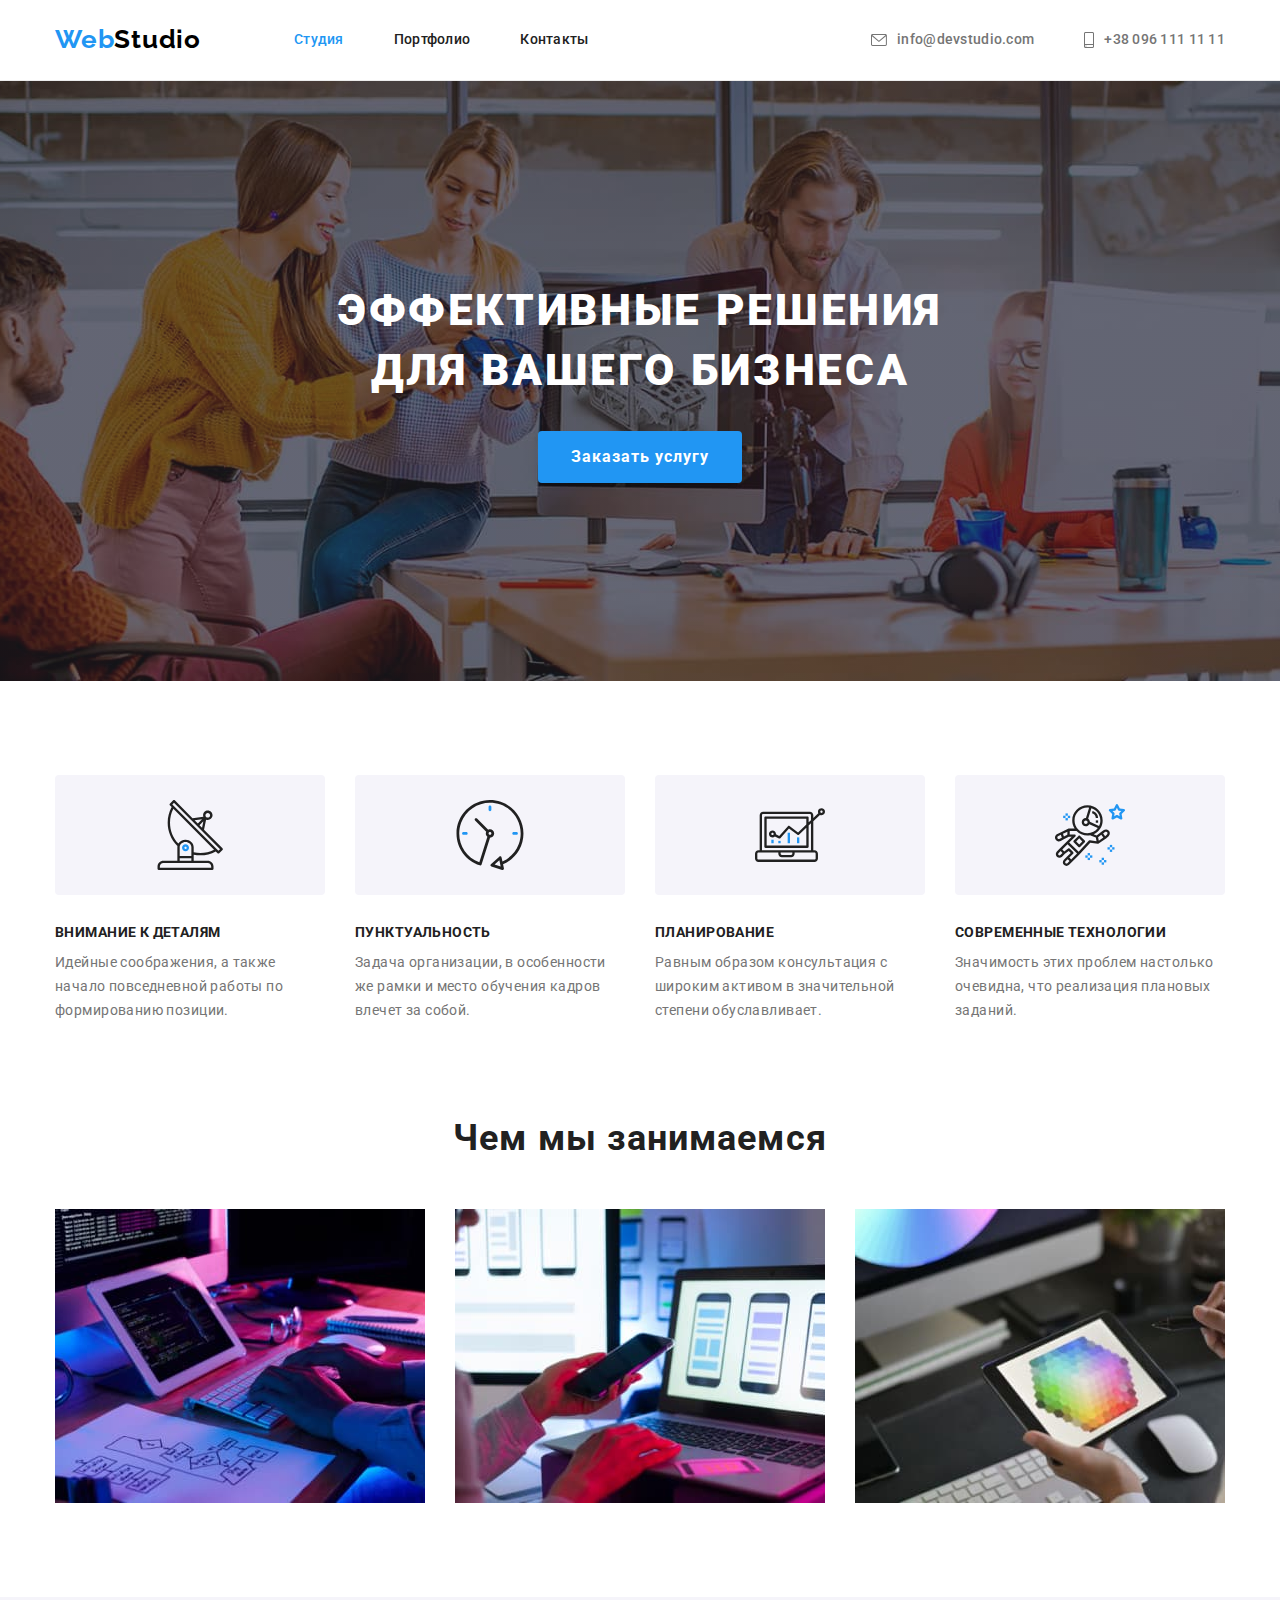
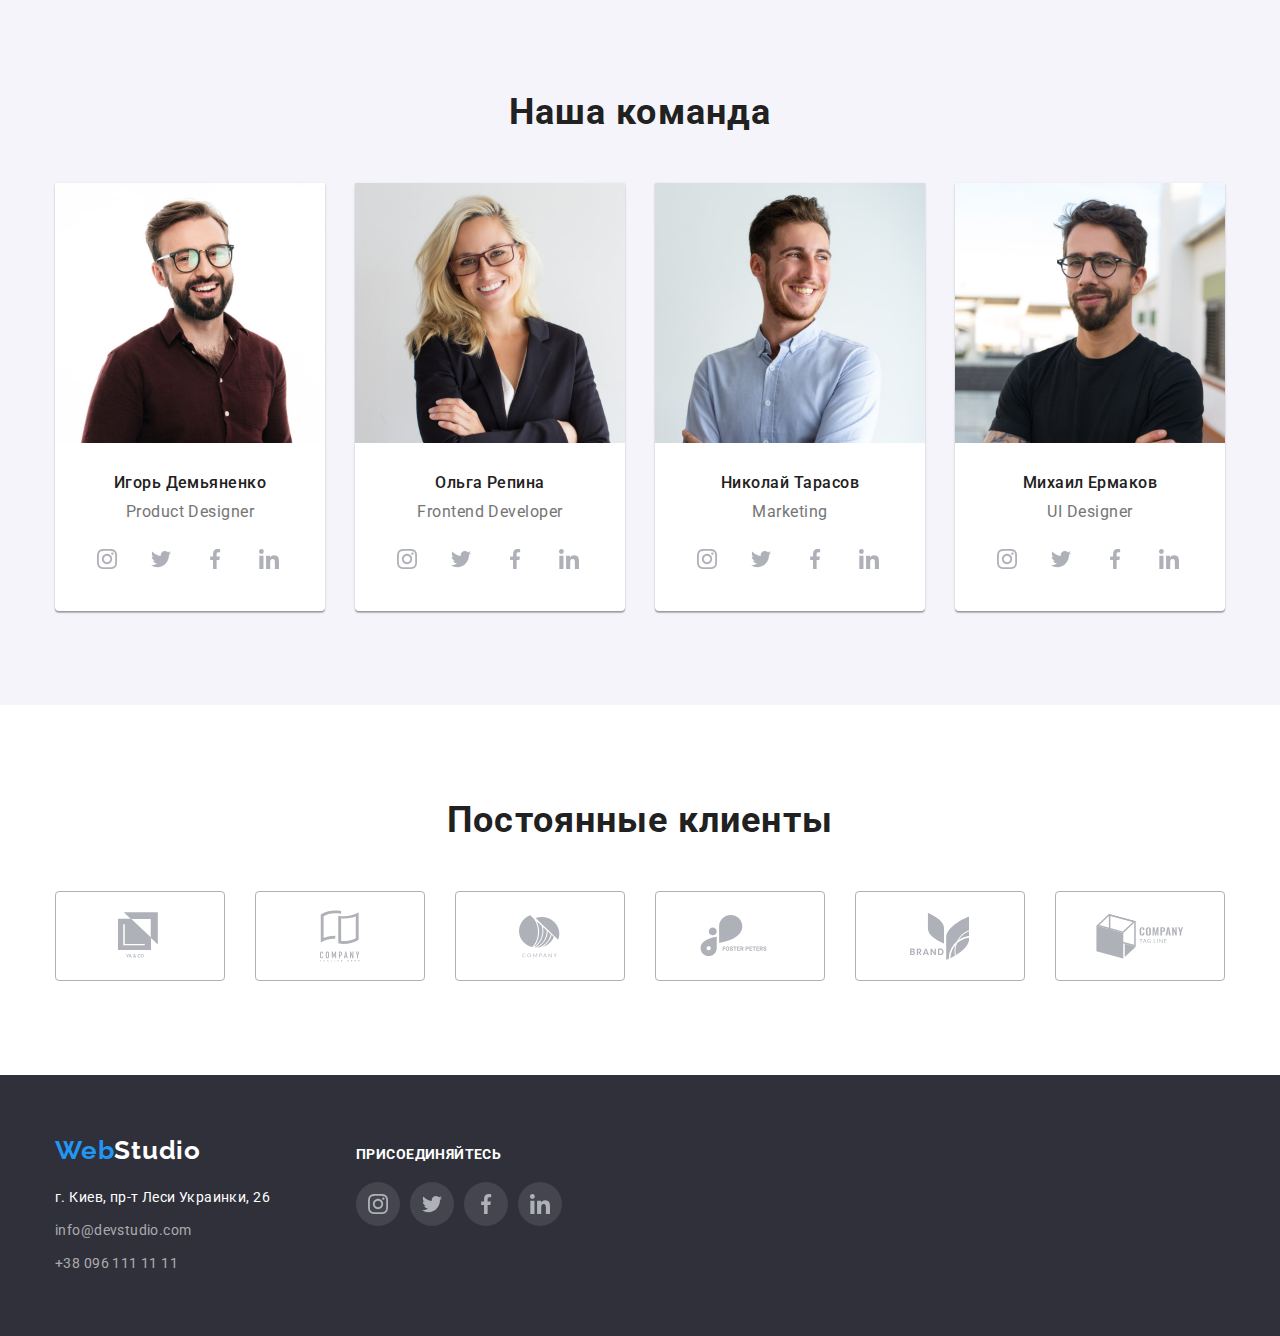
<file: index.html>
<!DOCTYPE html>
<html lang="ru">
  <head>
    <meta charset="UTF-8" />
    <meta name="viewport" content="width=device-width, initial-scale=1.0" />
    <title>WebStudio</title>
    <link rel="preconnect" href="https://fonts.gstatic.com" />
    <link rel="preconnect" href="https://fonts.gstatic.com" />
    <link rel="preconnect" href="https://fonts.gstatic.com" />
    <link rel="preconnect" href="https://fonts.gstatic.com" />
    <link
      href="https://fonts.googleapis.com/css2?family=Raleway:wght@700&family=Roboto:wght@400;500;700;900&display=swap"
      rel="stylesheet"
    />
    <link
      rel="stylesheet"
      href="https://cdnjs.cloudflare.com/ajax/libs/modern-normalize/1.0.0/modern-normalize.min.css"
    />
    <link rel="stylesheet" href="./css/style.css" />
  </head>
  <body>
    <!-- Header of a page -->
    <header class="header">
      <div class="container">
        <!-- Navigation -->
        <nav class="site-nav">
          <!-- logo -->
          <a href="./index.html" class="logo link"><span>Web</span>Studio</a>
          <!-- Main links -->
          <ul class="main-nav list">
            <li class="item current">
              <a href="./index.html" class="link">Студия</a>
            </li>
            <li class="item">
              <a href="./portfolio.html" class="link">Портфолио</a>
            </li>
            <li class="item"><a href="#" class="link">Контакты</a></li>
          </ul>
        </nav>
        <!-- Contacnts -->
        <ul class="contacts-nav list">
          <li class="item">
            <a href="mailto:info@devstudio.com" class="link">
              <svg class="icon-email" width="16px" height="12px">
                <use href="./images/sprite.svg#email"></use>
              </svg>
              info@devstudio.com
            </a>
          </li>
          <li class="item">
            <a href="tel:+380961111111" class="link">
              <svg class="icon-phone" width="10px" height="16px">
                <use href="./images/sprite.svg#phone"></use>
              </svg>
              +38 096 111 11 11
            </a>
          </li>
        </ul>
      </div>
    </header>

    <!-- Main content-->
    <main>
      <!--Hero section-->
      <section class="hero">
        <h1 class="hero-title">Эффективные решения<br />для вашего бизнеса</h1>
        <a href="#" class="hero-button link">Заказать услугу</a>
      </section>

      <!-- Section Our advantages -->
      <section class="section no-padding-bt">
        <h2 class="section-title visually-hidden">Наши преимущества</h2>
        <ul class="advantages list container">
          <li class="item">
            <div class="thumb">
              <svg class="icon">
                <use href="./images/sprite.svg#satellite-dish"></use>
              </svg>
            </div>
            <h3 class="title">Внимание к деталям</h3>
            <p>
              Идейные соображения, а также начало повседневной работы по
              формированию позиции.
            </p>
          </li>
          <li class="item">
            <div class="thumb">
              <svg class="icon">
                <use href="./images/sprite.svg#clock"></use>
              </svg>
            </div>
            <h3 class="title">Пунктуальность</h3>
            <p>
              Задача организации, в особенности же рамки и место обучения кадров
              влечет за собой.
            </p>
          </li>
          <li class="item">
            <div class="thumb">
              <svg class="icon">
                <use href="./images/sprite.svg#diagram"></use>
              </svg>
            </div>
            <h3 class="title">Планирование</h3>
            <p>
              Равным образом консультация с широким активом в значительной
              степени обуславливает.
            </p>
          </li>
          <li class="item">
            <div class="thumb">
              <svg class="icon">
                <use href="./images/sprite.svg#astronaut"></use>
              </svg>
            </div>
            <h3 class="title">Современные технологии</h3>
            <p>
              Значимость этих проблем настолько очевидна, что реализация
              плановых заданий.
            </p>
          </li>
        </ul>
      </section>

      <!-- Section What we do -->
      <section class="section works">
        <div class="container">
          <h2 class="section-title">Чем мы занимаемся</h2>
          <ul class="images list">
            <li class="item">
              <img
                src="./images/pic-1.jpg"
                alt="Человек пишет код на планшете с помощью беспроводной клавиатуры"
                width="370"
                height="294"
              />
            </li>
            <li class="item">
              <img
                src="./images/pic-2.jpg"
                alt="Смартфон в руках человека"
                width="370"
                height="294"
              />
            </li>
            <li class="item">
              <img
                src="./images/pic-3.jpg"
                alt="Человек выбирает стилусом на планшете цвет из палитры"
                width="370"
                height="294"
              />
            </li>
          </ul>
        </div>
      </section>

      <!-- Section Our team -->
      <section class="section team">
        <div class="container">
          <h2 class="section-title">Наша команда</h2>
          <ul class="team-memeber list">
            <li class="card">
              <img
                src="./images/team-member-1.jpg"
                alt="Парень в очках в бордовой рубашке"
                width="270"
                height="260"
              />
              <div class="card-info">
                <h3 class="title">Игорь Демьяненко</h3>
                <p>Product Designer</p>
                <ul class="social-links list">
                  <li class="icon-item">
                    <a
                      href="#"
                      class="icon-thumb link"
                      aria-label="instagram link"
                    >
                      <svg class="social-link-icon" width="20px" height="20px">
                        <use href="./images/sprite.svg#instagram"></use>
                      </svg>
                    </a>
                  </li>
                  <li class="icon-item">
                    <a
                      href="#"
                      class="icon-thumb link"
                      aria-label="twitter link"
                    >
                      <svg class="social-link-icon" width="20px" height="20px">
                        <use href="./images/sprite.svg#twitter"></use>
                      </svg>
                    </a>
                  </li>
                  <li class="icon-item">
                    <a
                      href="#"
                      class="icon-thumb link"
                      aria-label="facebook link"
                    >
                      <svg class="social-link-icon" width="20px" height="20px">
                        <use href="./images/sprite.svg#facebook"></use>
                      </svg>
                    </a>
                  </li>
                  <li class="icon-item">
                    <a
                      href="#"
                      class="icon-thumb link"
                      aria-label="linkedin link"
                    >
                      <svg class="social-link-icon" width="20px" height="20px">
                        <use href="./images/sprite.svg#linkedin"></use>
                      </svg>
                    </a>
                  </li>
                </ul>
              </div>
            </li>
            <li class="card">
              <img
                src="./images/team-member-2.jpg"
                alt="Блондинка в очках в черном пиджаке"
                width="270"
                height="260"
              />
              <div class="card-info">
                <h3 class="title">Ольга Репина</h3>
                <p>Frontend Developer</p>
                <ul class="social-links list">
                  <li class="icon-item">
                    <a
                      href="#"
                      class="icon-thumb link"
                      aria-label="instagram link"
                    >
                      <svg class="social-link-icon" width="20px" height="20px">
                        <use href="./images/sprite.svg#instagram"></use>
                      </svg>
                    </a>
                  </li>
                  <li class="icon-item">
                    <a
                      href="#"
                      class="icon-thumb link"
                      aria-label="twitter link"
                    >
                      <svg class="social-link-icon" width="20px" height="20px">
                        <use href="./images/sprite.svg#twitter"></use>
                      </svg>
                    </a>
                  </li>
                  <li class="icon-item">
                    <a
                      href="#"
                      class="icon-thumb link"
                      aria-label="facebook link"
                    >
                      <svg class="social-link-icon" width="20px" height="20px">
                        <use href="./images/sprite.svg#facebook"></use>
                      </svg>
                    </a>
                  </li>
                  <li class="icon-item">
                    <a
                      href="#"
                      class="icon-thumb link"
                      aria-label="linkedin link"
                    >
                      <svg class="social-link-icon" width="20px" height="20px">
                        <use href="./images/sprite.svg#linkedin"></use>
                      </svg>
                    </a>
                  </li>
                </ul>
              </div>
            </li>
            <li class="card">
              <img
                src="./images/team-member-3.jpg"
                alt="Парень в голубой рубашке"
                width="270"
                height="260"
              />
              <div class="card-info">
                <h3 class="title">Николай Тарасов</h3>
                <p>Marketing</p>
                <ul class="social-links list">
                  <li class="icon-item">
                    <a
                      href="#"
                      class="icon-thumb link"
                      aria-label="instagram link"
                    >
                      <svg class="social-link-icon" width="20px" height="20px">
                        <use href="./images/sprite.svg#instagram"></use>
                      </svg>
                    </a>
                  </li>
                  <li class="icon-item">
                    <a
                      href="#"
                      class="icon-thumb link"
                      aria-label="twitter link"
                    >
                      <svg class="social-link-icon" width="20px" height="20px">
                        <use href="./images/sprite.svg#twitter"></use>
                      </svg>
                    </a>
                  </li>
                  <li class="icon-item">
                    <a
                      href="#"
                      class="icon-thumb link"
                      aria-label="facebook link"
                    >
                      <svg class="social-link-icon" width="20px" height="20px">
                        <use href="./images/sprite.svg#facebook"></use>
                      </svg>
                    </a>
                  </li>
                  <li class="icon-item">
                    <a
                      href="#"
                      class="icon-thumb link"
                      aria-label="linkedin link"
                    >
                      <svg class="social-link-icon" width="20px" height="20px">
                        <use href="./images/sprite.svg#linkedin"></use>
                      </svg>
                    </a>
                  </li>
                </ul>
              </div>
            </li>
            <li class="card">
              <img
                src="./images/team-member-4.jpg"
                alt="Парень в очках в черной футболке"
                width="270"
                height="260"
              />
              <div class="card-info">
                <h3 class="title">Михаил Ермаков</h3>
                <p>UI Designer</p>
                <ul class="social-links list">
                  <li class="icon-item">
                    <a
                      href="#"
                      class="icon-thumb link"
                      aria-label="instagram link"
                    >
                      <svg class="social-link-icon" width="20px" height="20px">
                        <use href="./images/sprite.svg#instagram"></use>
                      </svg>
                    </a>
                  </li>
                  <li class="icon-item">
                    <a
                      href="#"
                      class="icon-thumb link"
                      aria-label="twitter link"
                    >
                      <svg class="social-link-icon" width="20px" height="20px">
                        <use href="./images/sprite.svg#twitter"></use>
                      </svg>
                    </a>
                  </li>
                  <li class="icon-item">
                    <a
                      href="#"
                      class="icon-thumb link"
                      aria-label="facebook link"
                    >
                      <svg class="social-link-icon" width="20px" height="20px">
                        <use href="./images/sprite.svg#facebook"></use>
                      </svg>
                    </a>
                  </li>
                  <li class="icon-item">
                    <a
                      href="#"
                      class="icon-thumb link"
                      aria-label="linkedin link"
                    >
                      <svg class="social-link-icon" width="20px" height="20px">
                        <use href="./images/sprite.svg#linkedin"></use>
                      </svg>
                    </a>
                  </li>
                </ul>
              </div>
            </li>
          </ul>
        </div>
      </section>
      <section class="section clients">
        <div class="container">
          <h2 class="section-title">Постоянные клиенты</h2>
          <ul class="list">
            <li class="client-thumb">
              <a href="#" class="link">
                <svg class="icon" width="44px" height="49px">
                  <use href="./images/sprite.svg#logo-1"></use>
                </svg>
              </a>
            </li>
            <li class="client-thumb">
              <a href="#" class="link">
                <svg class="icon" width="40px" height="52px">
                  <use href="./images/sprite.svg#logo-2"></use>
                </svg>
              </a>
            </li>
            <li class="client-thumb">
              <a href="#" class="link">
                <svg class="icon" width="41px" height="43px">
                  <use href="./images/sprite.svg#logo-3"></use>
                </svg>
              </a>
            </li>
            <li class="client-thumb">
              <a href="#" class="link">
                <svg class="icon" width="80px" height="42px">
                  <use href="./images/sprite.svg#logo-4"></use>
                </svg>
              </a>
            </li>
            <li class="client-thumb">
              <a href="#" class="link">
                <svg class="icon" width="59px" height="47px">
                  <use href="./images/sprite.svg#logo-5"></use>
                </svg>
              </a>
            </li>
            <li class="client-thumb">
              <a href="#" class="link">
                <svg class="icon" width="88px" height="45px">
                  <use href="./images/sprite.svg#logo-6"></use>
                </svg>
              </a>
            </li>
          </ul>
        </div>
      </section>
    </main>

    <!-- Footer of a page -->
    <footer class="footer">
      <div class="container">
        <!-- Logo -->
        <div class="adress-wrapper">
          <a href="./index.html" class="logo link"><span>Web</span>Studio</a>
          <!-- Adress -->
          <address>
            <ul class="footer-info list">
              <li class="footer-address item">
                г. Киев, пр-т Леси Украинки, 26
              </li>
              <li class="item">
                <a href="mailto:info@devstudio.com" class="footer-contact link"
                  >info@devstudio.com</a
                >
              </li>
              <li class="item">
                <a href="tel:+380961111111" class="footer-contact link"
                  >+38 096 111 11 11</a
                >
              </li>
            </ul>
          </address>
        </div>
        <div class="social-links-wrapper">
          <p>Присоединяйтесь</p>
          <ul class="social-links list">
            <li class="icon-item">
              <a href="#" class="icon-thumb link" aria-label="instagram link">
                <svg class="social-link-icon" width="20px" height="20px">
                  <use href="./images/sprite.svg#instagram"></use>
                </svg>
              </a>
            </li>
            <li class="icon-item">
              <a href="#" class="icon-thumb link" aria-label="twitter link">
                <svg class="social-link-icon" width="20px" height="20px">
                  <use href="./images/sprite.svg#twitter"></use>
                </svg>
              </a>
            </li>
            <li class="icon-item">
              <a href="#" class="icon-thumb link" aria-label="facebook link">
                <svg class="social-link-icon" width="20px" height="20px">
                  <use href="./images/sprite.svg#facebook"></use>
                </svg>
              </a>
            </li>
            <li class="icon-item">
              <a href="#" class="icon-thumb link" aria-label="linkedin link">
                <svg class="social-link-icon" width="20px" height="20px">
                  <use href="./images/sprite.svg#linkedin"></use>
                </svg>
              </a>
            </li>
          </ul>
        </div>
      </div>
    </footer>
  </body>
</html>
</file>
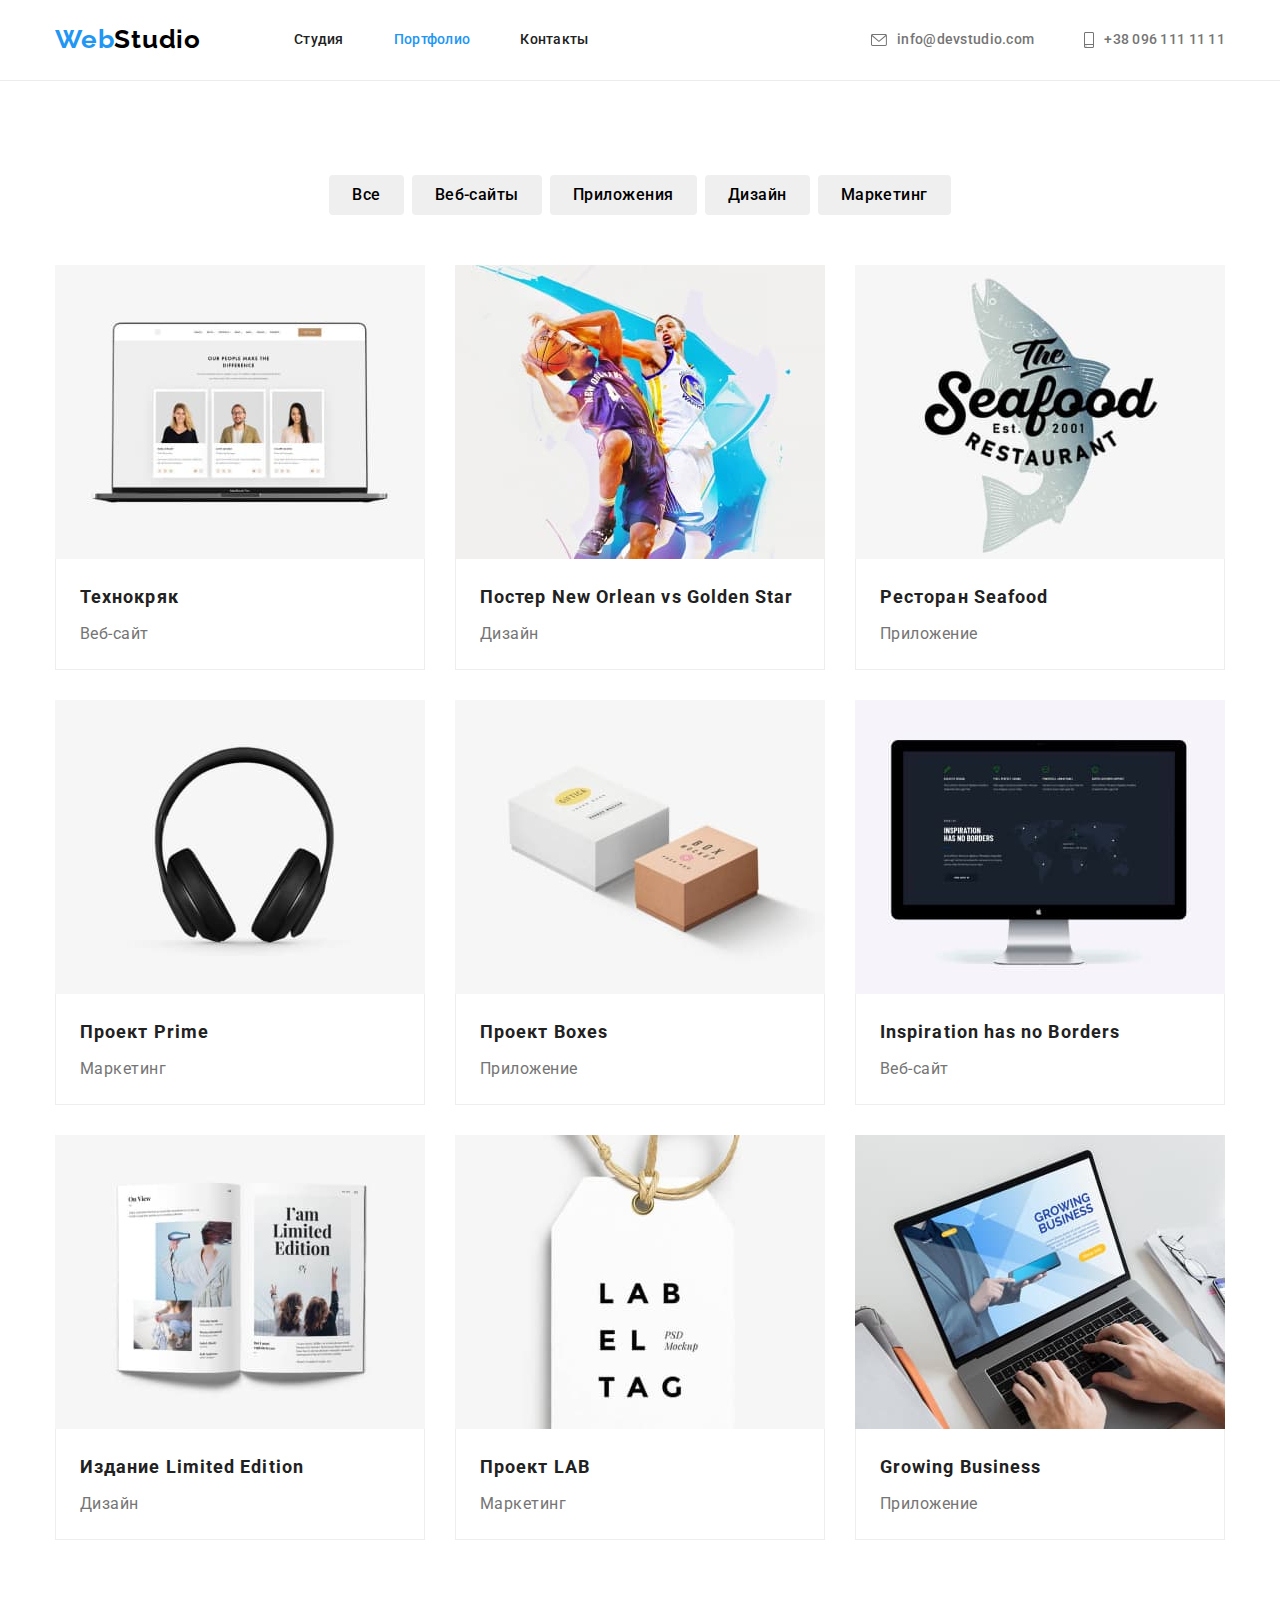
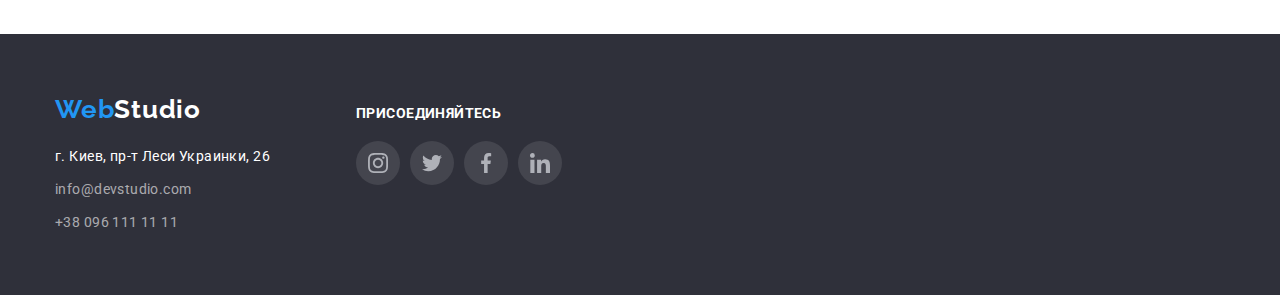
<file: portfolio.html>
<!DOCTYPE html>
<html lang="en">
  <head>
    <meta charset="UTF-8" />
    <meta name="viewport" content="width=device-width, initial-scale=1.0" />
    <title>Portfolio</title>
    <link rel="preconnect" href="https://fonts.gstatic.com" />
    <link rel="preconnect" href="https://fonts.gstatic.com" />
    <link rel="preconnect" href="https://fonts.gstatic.com" />
    <link rel="preconnect" href="https://fonts.gstatic.com" />
    <link
      href="https://fonts.googleapis.com/css2?family=Raleway:wght@700&family=Roboto:wght@400;500;700;900&display=swap"
      rel="stylesheet"
    />
    <link
      rel="stylesheet"
      href="https://cdnjs.cloudflare.com/ajax/libs/modern-normalize/1.0.0/modern-normalize.min.css"
    />
    <link rel="stylesheet" href="./css/style.css" />
  </head>
  <body>
    <!-- Header of a page -->
    <header class="header">
      <div class="container">
        <!-- Navigation -->
        <nav class="site-nav">
          <!-- logo -->
          <a href="./index.html" class="logo link"><span>Web</span>Studio</a>
          <!-- Main links -->
          <ul class="main-nav list">
            <li class="item">
              <a href="./index.html" class="link">Студия</a>
            </li>
            <li class="item current">
              <a href="./portfolio.html" class="link">Портфолио</a>
            </li>
            <li class="item"><a href="#" class="link">Контакты</a></li>
          </ul>
        </nav>
        <!-- Contacnts -->
        <ul class="contacts-nav list">
          <li class="item">
            <a href="mailto:info@devstudio.com" class="link">
              <svg class="icon-email" width="16px" height="12px">
                <use href="./images/sprite.svg#email"></use>
              </svg>
              info@devstudio.com
            </a>
          </li>
          <li class="item">
            <a href="tel:+380961111111" class="link">
              <svg class="icon-phone" width="10px" height="16px">
                <use href="./images/sprite.svg#phone"></use>
              </svg>
              +38 096 111 11 11
            </a>
          </li>
        </ul>
      </div>
    </header>

    <!-- Main content of a portfolio page-->
    <main>
      <section class="portfolio container">
        <h1 class="portfolio-title visually-hidden">Примеры наших работ</h1>

        <!-- Filter -->
        <ul class="filter list">
          <li class="item">
            <button type="button" class="filter-button current">Все</button>
          </li>
          <li class="item">
            <button type="button" class="filter-button">Веб-сайты</button>
          </li>
          <li class="item">
            <button type="button" class="filter-button">Приложения</button>
          </li>
          <li class="item">
            <button type="button" class="filter-button">Дизайн</button>
          </li>
          <li class="item">
            <button type="button" class="filter-button">Маркетинг</button>
          </li>
        </ul>

        <!-- Work examples block -->
        <ul class="work-examples list">
          <li class="example-card">
            <a href="#" class="link">
              <img
                src="./images/technokryak.jpg"
                alt="Изображение сайта Технокряк на экране ноутбука"
                width="370"
                height="294"
              />
              <div class="card-info">
                <h2 class="title">Технокряк</h2>
                <p>Веб-сайт</p>
              </div>
            </a>
          </li>
          <li class="example-card">
            <a href="#" class="link">
              <img
                src="./images/poster.jpg"
                alt="игрок из баскетбольной команды Golden Star пытается отобрать мяч у игрока из команды New Orlean"
                width="370"
                height="294"
              />
              <div class="card-info">
                <h2 class="title">Постер New Orlean vs Golden Star</h2>
                <p>Дизайн</p>
              </div>
            </a>
          </li>
          <li class="example-card">
            <a href="#" class="link">
              <img
                src="./images/seafood.jpg"
                alt="Логотип ресторана Seafood с рыбой"
                width="370"
                height="294"
              />
              <div class="card-info">
                <h2 class="title">Ресторан Seafood</h2>
                <p>Приложение</p>
              </div>
            </a>
          </li>
          <li class="example-card">
            <a href="#" class="link">
              <img
                src="./images/prime.jpg"
                alt="Черные наушники"
                width="370"
                height="294"
              />
              <div class="card-info">
                <h2 class="title">Проект Prime</h2>
                <p>Маркетинг</p>
              </div>
            </a>
          </li>
          <li class="example-card">
            <a href="#" class="link">
              <img
                src="./images/boxes.jpg"
                alt="одна белая коробка побольше и одна коричневая коробка поменьше"
                width="370"
                height="294"
              />
              <div class="card-info">
                <h2 class="title">Проект Boxes</h2>
                <p>Приложение</p>
              </div>
            </a>
          </li>
          <li class="example-card">
            <a href="#" class="link">
              <img
                src="./images/inspiration.jpg"
                alt="темный Веб-сайт на экране монитора"
                width="370"
                height="294"
              />
              <div class="card-info">
                <h2 class="title">Inspiration has no Borders</h2>
                <p>Веб-сайт</p>
              </div>
            </a>
          </li>
          <li class="example-card">
            <a href="#" class="link">
              <img
                src="./images/limited-edition.jpg"
                alt="Разворот журнала со статьей I'm limited edition"
                width="370"
                height="294"
              />
              <div class="card-info">
                <h2 class="title">Издание Limited Edition</h2>
                <p>Дизайн</p>
              </div>
            </a>
          </li>
          <li class="example-card">
            <a href="#" class="link">
              <img
                src="./images/lab.jpg"
                alt="Белый ярлык с надписью Lab el tag"
                width="370"
                height="294"
              />
              <div class="card-info">
                <h2 class="title">Проект LAB</h2>
                <p>Маркетинг</p>
              </div>
            </a>
          </li>
          <li class="example-card">
            <a href="#" class="link">
              <img
                src="./images/growing-business.jpg"
                alt="Человек использует интернет-приложения growing business на ноутбуке"
                width="370"
                height="294"
              />
              <div class="card-info">
                <h2 class="title">Growing Business</h2>
                <p>Приложение</p>
              </div>
            </a>
          </li>
        </ul>
      </section>
    </main>

    <!-- Footer of a page -->
    <footer class="footer">
      <div class="container">
        <!-- Logo -->
        <div class="adress-wrapper">
          <a href="./index.html" class="logo link"><span>Web</span>Studio</a>
          <!-- Adress -->
          <address>
            <ul class="footer-info list">
              <li class="footer-address item">
                г. Киев, пр-т Леси Украинки, 26
              </li>
              <li class="item">
                <a href="mailto:info@devstudio.com" class="footer-contact link"
                  >info@devstudio.com</a
                >
              </li>
              <li class="item">
                <a href="tel:+380961111111" class="footer-contact link"
                  >+38 096 111 11 11</a
                >
              </li>
            </ul>
          </address>
        </div>
        <div class="social-links-wrapper">
          <p>Присоединяйтесь</p>
          <ul class="social-links list">
            <li class="icon-item">
              <a href="#" class="icon-thumb link" aria-label="instagram link">
                <svg class="social-link-icon" width="20px" height="20px">
                  <use href="./images/sprite.svg#instagram"></use>
                </svg>
              </a>
            </li>
            <li class="icon-item">
              <a href="#" class="icon-thumb link" aria-label="twitter link">
                <svg class="social-link-icon" width="20px" height="20px">
                  <use href="./images/sprite.svg#twitter"></use>
                </svg>
              </a>
            </li>
            <li class="icon-item">
              <a href="#" class="icon-thumb link" aria-label="facebook link">
                <svg class="social-link-icon" width="20px" height="20px">
                  <use href="./images/sprite.svg#facebook"></use>
                </svg>
              </a>
            </li>
            <li class="icon-item">
              <a href="#" class="icon-thumb link" aria-label="linkedin link">
                <svg class="social-link-icon" width="20px" height="20px">
                  <use href="./images/sprite.svg#linkedin"></use>
                </svg>
              </a>
            </li>
          </ul>
        </div>
      </div>
    </footer>
  </body>
</html>
</file>
<file: css/style.css>
/* Палитра
color: #212121; цвет основного текста
color: #757575; цвет текста второстепенный
color: #2196F3; цвет акцента
color: #FFFFFF; для адреса
color: rgba(255, 255, 255, 0.6); для ссылок в футере
color: #000000; цвет лого 2й части

background: #FFFFFF; основной
background: #2F303A; цвет фона hero и футера
background: #F5F4FA; цвет фона секции наша команда
 */

:root {
  --primary-text-color: #212121;
  --secondary-text-color: #757575;
  --primary-accent-color: #2196f3;
  --secondary-accent-color: #ffffff;
  --footer-link-color: rgba(255, 255, 255, 0.6);
  --logo-color: #000000;
  --primary-background-color: #ffffff;
  --secondary-background-color: #2f303a;
  --section-background-color: #f5f4fa;
  --portfolio-card-border-color: #eeeeee;
  --header-border-color: #ececec;
  --icon-color: #afb1b8;
}

/* Main features */

body {
  font-family: "Roboto", sans-serif;
  color: var(--primary-text-color);
  background-color: var(--primary-background-color);
}

h1,
h2,
h3,
h4,
h5,
h6,
p {
  margin-top: 0;
  margin-bottom: 0;
}

.list {
  padding: 0;
  margin: 0;
  list-style: none;
}

.link {
  text-decoration: none;
  color: var(--primary-text-color);
}

.container {
  width: 1200px;
  padding-left: 15px;
  padding-right: 15px;
  margin-top: 0;
  margin-bottom: 0;
  margin-right: auto;
  margin-left: auto;

  /* outline: 1px solid tomato; */
}

img {
  display: block;
  max-width: 100%;
  height: auto;
}

.visually-hidden {
  position: absolute;
  width: 1px;
  height: 1px;
  margin: -1px;
  border: 0;
  padding: 0;
  clip: rect(0 0 0 0);
  overflow: hidden;
}

/* Header */
/* Logo */
.logo {
  font-family: "Raleway", sans-serif;
  font-weight: 700;
  font-size: 26px;
  line-height: 1.2;
  letter-spacing: 0.03em;

  color: var(--logo-color);

  /* background-color: teal; */
}
.logo span {
  color: var(--primary-accent-color);
}

.logo:focus,
.logo:hover {
  cursor: pointer;
}

/* Navigation */
.header .container {
  display: flex;
  align-items: center;

  /* background-color: orange; */
}

.header {
  border-bottom: 1px solid var(--header-border-color);
}

.site-nav {
  display: flex;
  align-items: center;
}
.site-nav .logo {
  margin-right: 93px;
}

.main-nav {
  display: flex;
}

.main-nav > .item:not(:last-child) {
  margin-right: 50px;
}

.main-nav .link {
  display: block;
  padding-top: 32px;
  padding-bottom: 32px;

  font-weight: 500;
  font-size: 14px;
  line-height: 1.14;
  letter-spacing: 0.02em;

  /* background-color: turquoise; */
}
.main-nav a:visited {
  color: var(--primary-text-color);
}

.main-nav .link:hover,
.main-nav .link:focus,
.contacts-nav .link:focus,
.contacts-nav .link:hover {
  color: var(--primary-accent-color);
  cursor: pointer;
}

.main-nav .current .link {
  color: var(--primary-accent-color);
}
.main-nav .current .link:hover {
  cursor: pointer;
}

/* Contacts navigation */
.contacts-nav {
  display: flex;
  margin-left: auto;
}

.contacts-nav > .item:not(:last-child) {
  margin-right: 50px;
}

.contacts-nav .link {
  display: block;
  display: flex;
  align-items: center;

  font-weight: 500;
  font-size: 14px;
  line-height: 1.14;
  letter-spacing: 0.02em;

  color: var(--secondary-text-color);
}

.icon-email {
  margin-right: 10px;
  fill: currentColor;
}

.icon-phone {
  margin-right: 10px;
  fill: currentColor;
}

/* Main page */

/* Hero */
.hero {
  padding: 200px 0;
  text-align: center;
  background-color: var(--secondary-background-color);

  max-width: 1600px;
  height: 600px;
  margin: 0 auto;
  background-image: linear-gradient(
      to right,
      rgba(47, 48, 58, 0.4),
      rgba(47, 48, 58, 0.4)
    ),
    url(../images/bg-hero-photo-otimized.jpg);
  background-repeat: no-repeat;
  background-size: cover;
  background-position: center;
}

.hero-title {
  margin-bottom: 30px;

  font-weight: 900;
  font-size: 44px;
  line-height: 1.36;
  letter-spacing: 0.06em;
  text-transform: uppercase;

  color: var(--secondary-accent-color);
}

.hero-button {
  display: inline-block;
  border: 1px solid transparent;
  border-radius: 4px;
  padding-top: 10px;
  padding-bottom: 10px;
  padding-left: 32px;
  padding-right: 32px;
  min-width: 200px;
  text-align: center;

  font-weight: 700;
  font-size: 16px;
  line-height: 1.87;
  letter-spacing: 0.06em;

  color: var(--secondary-accent-color);
  background-color: var(--primary-accent-color);
  box-shadow: 0px 4px 4px rgba(0, 0, 0, 0.15);
}

.hero-button:focus,
.hero-button:hover {
  cursor: pointer;
}

/* Common section features */
.section {
  padding-top: 94px;
  padding-bottom: 94px;
}

.section.no-padding-bt {
  padding-bottom: 0;
}

.section-title {
  margin-bottom: 50px;

  font-weight: 700;
  font-size: 36px;
  line-height: 1.17;
  text-align: center;
  letter-spacing: 0.03em;
}

/* Section Our advantages  */
.advantages.container {
  display: flex;
}

.advantages .item {
  width: calc((100% - 3 * 30px) / 4);
}

.advantages .item:not(:last-child) {
  margin-right: 30px;
}

.advantages .title {
  margin-bottom: 10px;

  font-weight: 700;
  font-size: 14px;
  line-height: 1.14;
  letter-spacing: 0.03em;
  text-transform: uppercase;
}

.advantages p {
  font-weight: 400;
  font-size: 14px;
  line-height: 1.71;
  letter-spacing: 0.03em;

  color: var(--secondary-text-color);
}
.advantages .thumb {
  display: flex;
  background-color: var(--section-background-color);
  border-radius: 4px;
  margin-bottom: 30px;
  height: 120px;
  justify-content: center;
  align-items: center;
}

.thumb > .icon {
  width: 70px;
  height: 70px;
}

/* Section What we do  */

.images.list {
  display: flex;
}

/* .images img {
  border: 1px solid transparent;
} */

.images > .item {
  display: block;
  width: calc((100% - 2 * 30px) / 3);
}

.images > .item:not(:last-child) {
  margin-right: 30px;
}

/* .works a > img:hover,
.works a > img:focus {
  border-style: solid;
  border-width: 1px;
  border-color: var(--primary-accent-color);
} */

/* Section Our team */
.team {
  background-color: var(--section-background-color);
}
.team-memeber.list {
  display: flex;
}

.team-memeber > .card {
  width: calc((100% - 3 * 30px) / 4);
  background-color: var(--primary-background-color);
  box-shadow: 0px 1px 3px rgba(0, 0, 0, 0.12), 0px 1px 1px rgba(0, 0, 0, 0.14),
    0px 2px 1px rgba(0, 0, 0, 0.2);
  border-radius: 0px 0px 4px 4px;
}

.team-memeber > .card:not(:last-child) {
  margin-right: 30px;
}

.team-memeber .card-info {
  display: inline-block;
  width: 270px;
  padding-top: 30px;
  padding-bottom: 30px;
  padding-left: 30px;
  padding-right: 30px;
  text-align: center;
}

.team-memeber .title {
  margin-bottom: 10px;

  font-weight: 500;
  font-size: 16px;
  line-height: 1.19;
  letter-spacing: 0.03em;
}

.team p {
  font-weight: 400;
  font-size: 16px;
  line-height: 1.19;
  letter-spacing: 0.03em;
  margin-bottom: 16px;

  color: var(--secondary-text-color);
}

/* Social links */

.social-links {
  display: flex;
}
.social-links > .icon-item {
  display: flex;
}

.social-links .icon-item:not(:last-child) {
  margin-right: 10px;
}

.social-links .icon-thumb {
  display: flex;
  width: 44px;
  height: 44px;
  justify-content: center;
  align-items: center;
  color: var(--icon-color);
}

.social-links .icon-thumb:hover {
  cursor: pointer;
  color: var(--secondary-accent-color);
  background-color: var(--primary-accent-color);
  border: 1px solid transparent;
  border-radius: 50%;
}

.social-link-icon {
  fill: currentColor;
}

/* Our clients section */

.clients .list {
  display: flex;
}

.client-thumb {
  width: calc((100% - 5 * 30px) / 6);
}

.client-thumb:not(:last-child) {
  margin-right: 30px;
}
.client-thumb > .link {
  display: flex;
  justify-content: center;
  align-items: center;
  height: 90px;
  color: var(--icon-color);
  border: 1px solid var(--icon-color);
  border-radius: 4px;
}

.client-thumb > .link:hover {
  color: var(--primary-accent-color);
  border: 1px solid var(--primary-accent-color);
  cursor: pointer;
}

.client-thumb .icon {
  fill: currentColor;
}

/* Footer */
.footer {
  background-color: var(--secondary-background-color);
}

.footer .container {
  display: flex;
  align-items: baseline;
  padding-top: 60px;
  padding-bottom: 60px;
}

.footer .adress-wrapper {
  width: 231px;
  margin-right: 70px;
}

.footer .logo {
  display: inline-block;
  margin-bottom: 20px;
  color: var(--secondary-accent-color);

  /* background-color: teal; */
}

.footer-info .item {
  display: block;
}

.footer-address {
  font-weight: 400;
  font-size: 14px;
  line-height: 1.71;
  letter-spacing: 0.03em;
  font-style: normal;
  color: var(--secondary-accent-color);
}

.footer-contact {
  font-weight: 400;
  font-size: 14px;
  line-height: 1.71;
  letter-spacing: 0.03em;
  font-style: normal;
  color: var(--footer-link-color);
}

.footer-info > .item:not(:last-child) {
  margin-bottom: 9px;
}

.footer-contact:focus,
.footer-contact:hover {
  color: var(--primary-accent-color);
  cursor: pointer;
}

.social-links-wrapper > p {
  margin-bottom: 20px;

  font-weight: 700;
  font-size: 14px;
  line-height: 1.14x;
  letter-spacing: 0.03em;
  text-transform: uppercase;

  color: #ffffff;
}

.footer .icon-thumb {
  background: rgba(255, 255, 255, 0.1);
  border: 1px solid transparent;
  border-radius: 50%;
}

/* Portfolio page */
/* Filter */
.portfolio.container {
  padding-top: 94px;
  padding-bottom: 94px;
}

.filter.list {
  display: flex;
  margin-bottom: 50px;
  justify-content: center;
}

.filter .item:not(:last-child) {
  margin-right: 8px;
}

.filter-button {
  padding-top: 6px;
  padding-right: 22px;
  padding-bottom: 6px;
  padding-left: 22px;

  border: 1px solid transparent;
  border-radius: 4px;

  font-weight: 500;
  font-size: 16px;
  line-height: 1.62;
  letter-spacing: 0.03em;
}

.filter-button:hover,
.filter-button:focus {
  color: var(--secondary-accent-color);
  background-color: var(--primary-accent-color);
  box-shadow: 0px 3px 1px rgba(0, 0, 0, 0.1), 0px 1px 2px rgba(0, 0, 0, 0.08),
    0px 2px 2px rgba(0, 0, 0, 0.12);
  border: 1px solid var(--primary-accent-color);
}

/* Examples */
.work-examples.list {
  display: flex;
  flex-wrap: wrap;
}

.example-card {
  width: calc((100% - 2 * 30px) / 3);
  margin-right: 30px;
  margin-bottom: 30px;
}

.example-card:nth-child(3n) {
  margin-right: 0;
}

.example-card:nth-last-child(-n + 3) {
  margin-bottom: 0;
}
.example-card > .link {
  display: block;
}

.example-card > .link:hover {
  box-shadow: 0px 1px 1px rgba(0, 0, 0, 0.12), 0px 4px 4px rgba(0, 0, 0, 0.06),
    1px 4px 6px rgba(0, 0, 0, 0.16);
  cursor: pointer;
}

.example-card .card-info {
  width: 370px;
  padding-top: 20px;
  padding-right: 24px;
  padding-bottom: 20px;
  padding-left: 24px;
  border-left: 1px solid var(--portfolio-card-border-color);
  border-right: 1px solid var(--portfolio-card-border-color);
  border-bottom: 1px solid var(--portfolio-card-border-color);
}

.example-card .title {
  margin-bottom: 4px;

  text-align: left;
  font-weight: 700;
  font-size: 18px;
  line-height: 2;
  letter-spacing: 0.06em;

  color: var(--primary-text-color);
}

.example-card p {
  text-align: left;
  font-weight: 400;
  font-size: 16px;
  line-height: 1.88;
  letter-spacing: 0.03em;

  color: var(--secondary-text-color);
}
</file>
